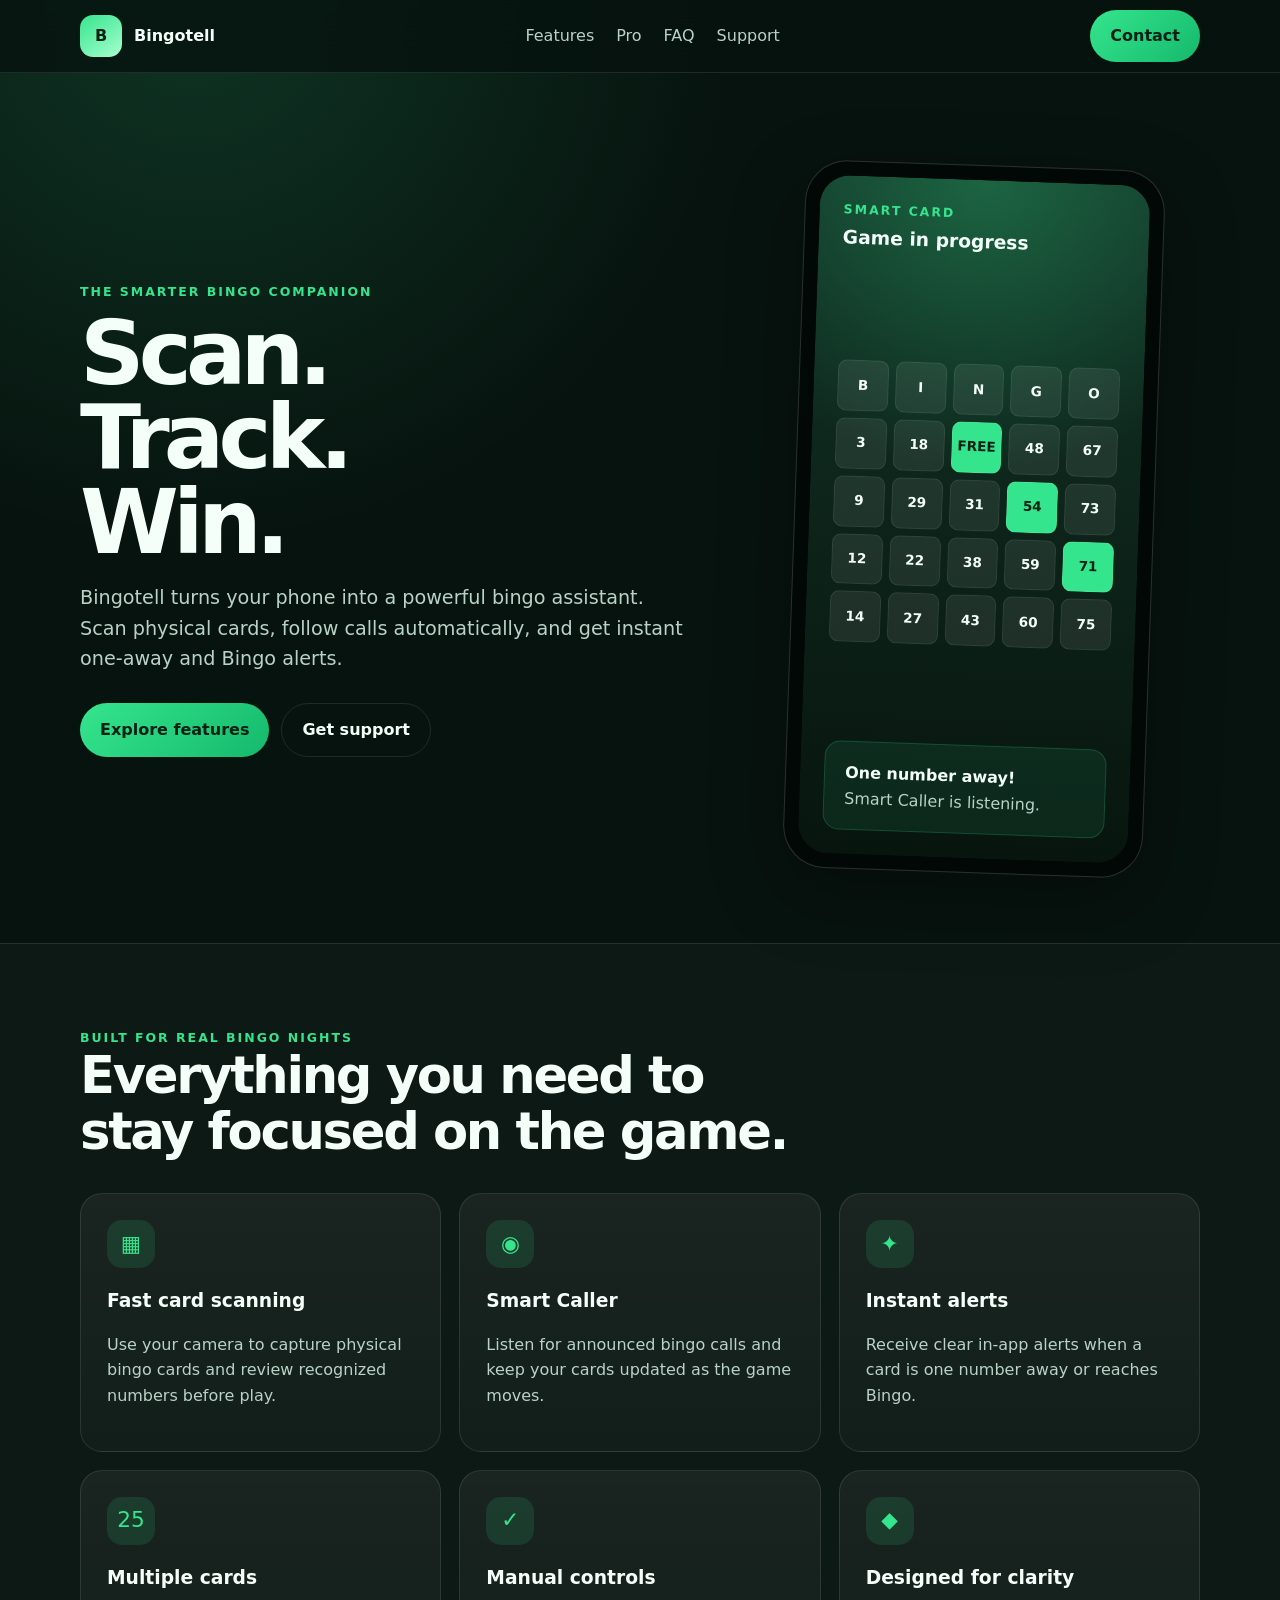
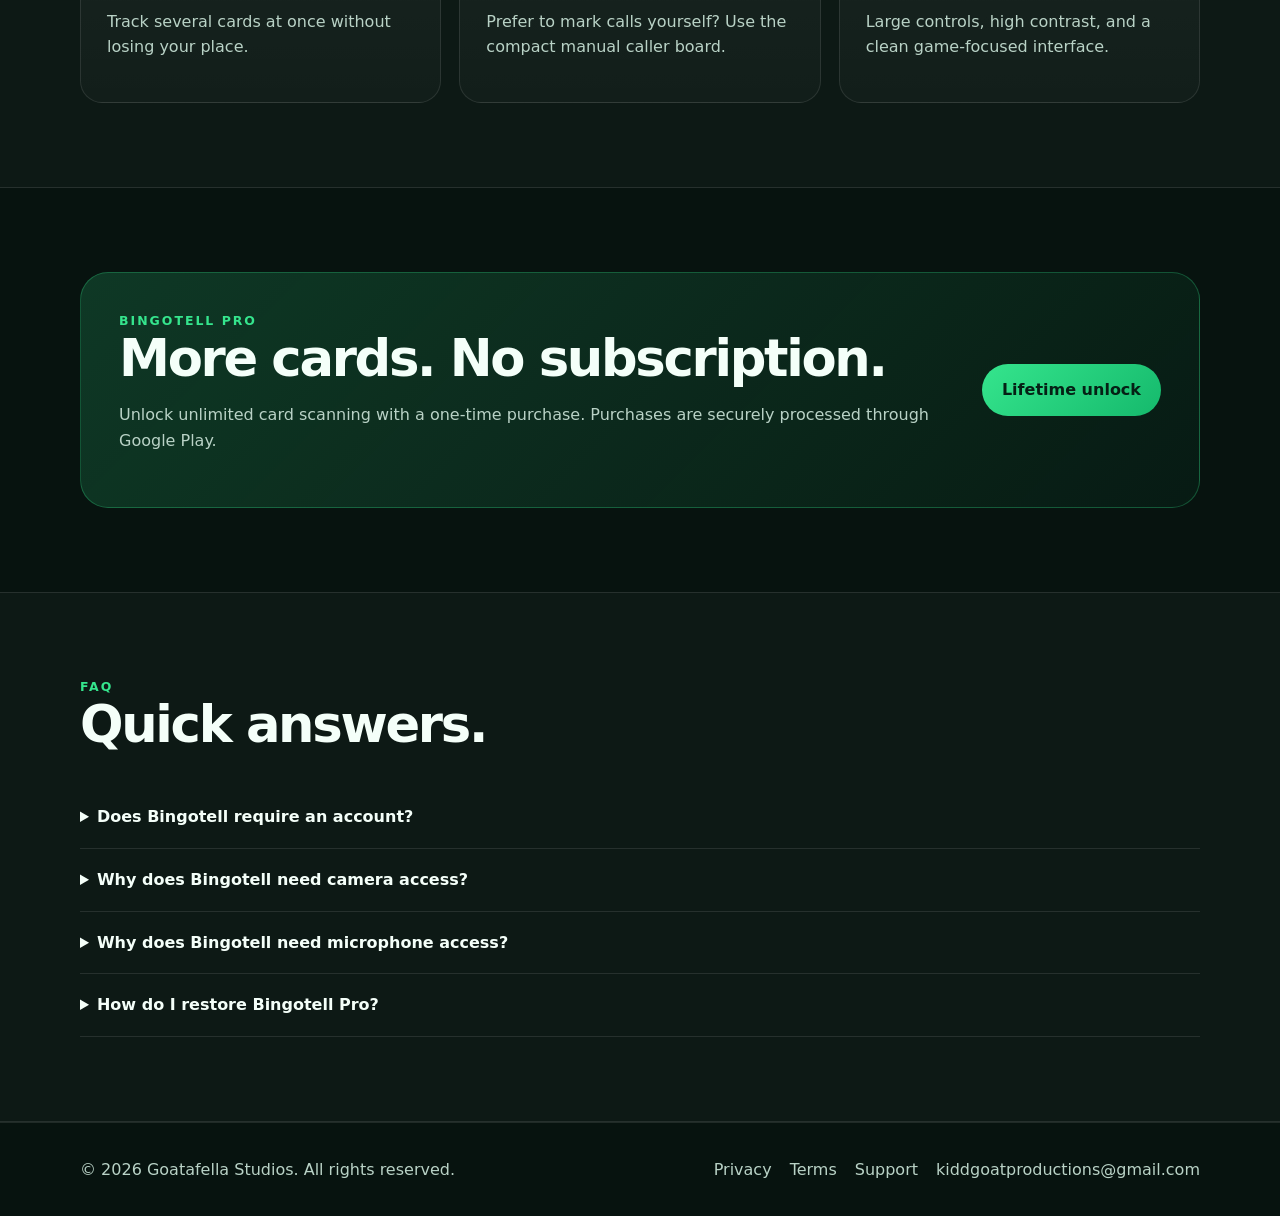
<file: index.html>
<!doctype html><html lang="en"><head><meta charset="utf-8"><meta name="viewport" content="width=device-width,initial-scale=1"><meta name="description" content="Bingotell scans physical bingo cards, tracks calls, and alerts you when you are one number away or have Bingo."><title>Bingotell — Scan. Track. Win.</title><link rel="stylesheet" href="assets/style.css"></head><body><nav class="nav"><div class="container nav-inner"><a class="brand" href="index.html"><span class="logo">B</span><span>Bingotell</span></a><div class="nav-links"><a href="index.html#features">Features</a><a href="index.html#pro">Pro</a><a href="index.html#faq">FAQ</a><a href="support.html">Support</a></div><a class="button" href="mailto:kiddgoatproductions@gmail.com">Contact</a></div></nav><main><section class="hero"><div class="container hero-grid"><div><div class="eyebrow">The smarter bingo companion</div><h1>Scan.<br>Track.<br>Win.</h1><p class="lead">Bingotell turns your phone into a powerful bingo assistant. Scan physical cards, follow calls automatically, and get instant one-away and Bingo alerts.</p><div class="hero-actions"><a class="button" href="#features">Explore features</a><a class="button secondary" href="support.html">Get support</a></div></div><div class="phone"><div class="phone-screen"><div><div class="eyebrow">Smart Card</div><h3>Game in progress</h3></div><div class="bingo-grid"><div class="cell ">B</div><div class="cell ">I</div><div class="cell ">N</div><div class="cell ">G</div><div class="cell ">O</div><div class="cell ">3</div><div class="cell ">18</div><div class="cell active">FREE</div><div class="cell ">48</div><div class="cell ">67</div><div class="cell ">9</div><div class="cell ">29</div><div class="cell ">31</div><div class="cell active">54</div><div class="cell ">73</div><div class="cell ">12</div><div class="cell ">22</div><div class="cell ">38</div><div class="cell ">59</div><div class="cell active">71</div><div class="cell ">14</div><div class="cell ">27</div><div class="cell ">43</div><div class="cell ">60</div><div class="cell ">75</div></div><div class="notice"><strong>One number away!</strong><br><span class="muted">Smart Caller is listening.</span></div></div></div></div></section><section id="features" class="section alt"><div class="container"><div class="section-head"><div class="eyebrow">Built for real bingo nights</div><h2>Everything you need to stay focused on the game.</h2></div><div class="grid-3"><div class="card"><div class="icon">▦</div><h3>Fast card scanning</h3><p class="muted">Use your camera to capture physical bingo cards and review recognized numbers before play.</p></div><div class="card"><div class="icon">◉</div><h3>Smart Caller</h3><p class="muted">Listen for announced bingo calls and keep your cards updated as the game moves.</p></div><div class="card"><div class="icon">✦</div><h3>Instant alerts</h3><p class="muted">Receive clear in-app alerts when a card is one number away or reaches Bingo.</p></div><div class="card"><div class="icon">25</div><h3>Multiple cards</h3><p class="muted">Track several cards at once without losing your place.</p></div><div class="card"><div class="icon">✓</div><h3>Manual controls</h3><p class="muted">Prefer to mark calls yourself? Use the compact manual caller board.</p></div><div class="card"><div class="icon">◆</div><h3>Designed for clarity</h3><p class="muted">Large controls, high contrast, and a clean game-focused interface.</p></div></div></div></section><section id="pro" class="section"><div class="container"><div class="pro"><div><div class="eyebrow">Bingotell Pro</div><h2>More cards. No subscription.</h2><p class="muted">Unlock unlimited card scanning with a one-time purchase. Purchases are securely processed through Google Play.</p></div><div><span class="button">Lifetime unlock</span></div></div></div></section><section id="faq" class="section alt"><div class="container"><div class="section-head"><div class="eyebrow">FAQ</div><h2>Quick answers.</h2></div><div class="faq"><details><summary>Does Bingotell require an account?</summary><p>No. Bingotell does not require you to create an account.</p></details><details><summary>Why does Bingotell need camera access?</summary><p>The camera is used to scan printed bingo cards and recognize their numbers.</p></details><details><summary>Why does Bingotell need microphone access?</summary><p>The microphone is used only when Smart Caller is enabled to recognize announced bingo calls.</p></details><details><summary>How do I restore Bingotell Pro?</summary><p>Use Restore Purchases inside the app. Google Play and RevenueCat are used to validate purchases and restore access.</p></details></div></div></section></main><footer class="footer"><div class="container footer-grid"><div>© <span id="year"></span> Goatafella Studios. All rights reserved.</div><div class="footer-links"><a href="privacy.html">Privacy</a><a href="terms.html">Terms</a><a href="support.html">Support</a><a href="mailto:kiddgoatproductions@gmail.com">kiddgoatproductions@gmail.com</a></div></div></footer><script src="assets/script.js"></script></body></html>
</file>
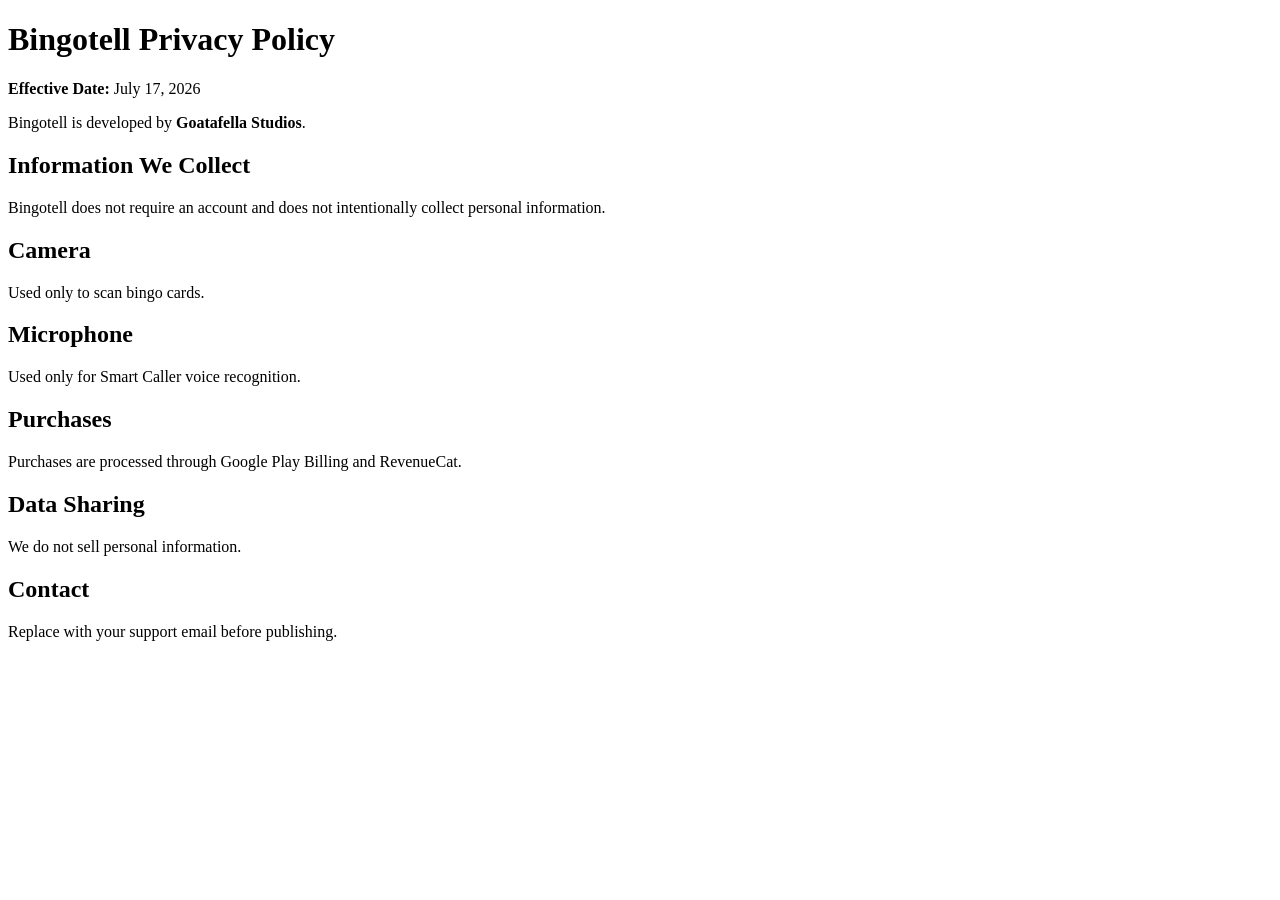
<file: Bingotell_Privacy_Policy_Website.html>
<!DOCTYPE html><html><head><meta charset="utf-8"><title>Bingotell Privacy Policy</title></head><body>
<h1>Bingotell Privacy Policy</h1>
<p><strong>Effective Date:</strong> July 17, 2026</p>
<p>Bingotell is developed by <strong>Goatafella Studios</strong>.</p>
<h2>Information We Collect</h2><p>Bingotell does not require an account and does not intentionally collect personal information.</p>
<h2>Camera</h2><p>Used only to scan bingo cards.</p>
<h2>Microphone</h2><p>Used only for Smart Caller voice recognition.</p>
<h2>Purchases</h2><p>Purchases are processed through Google Play Billing and RevenueCat.</p>
<h2>Data Sharing</h2><p>We do not sell personal information.</p>
<h2>Contact</h2><p>Replace with your support email before publishing.</p>
</body></html>
</file>
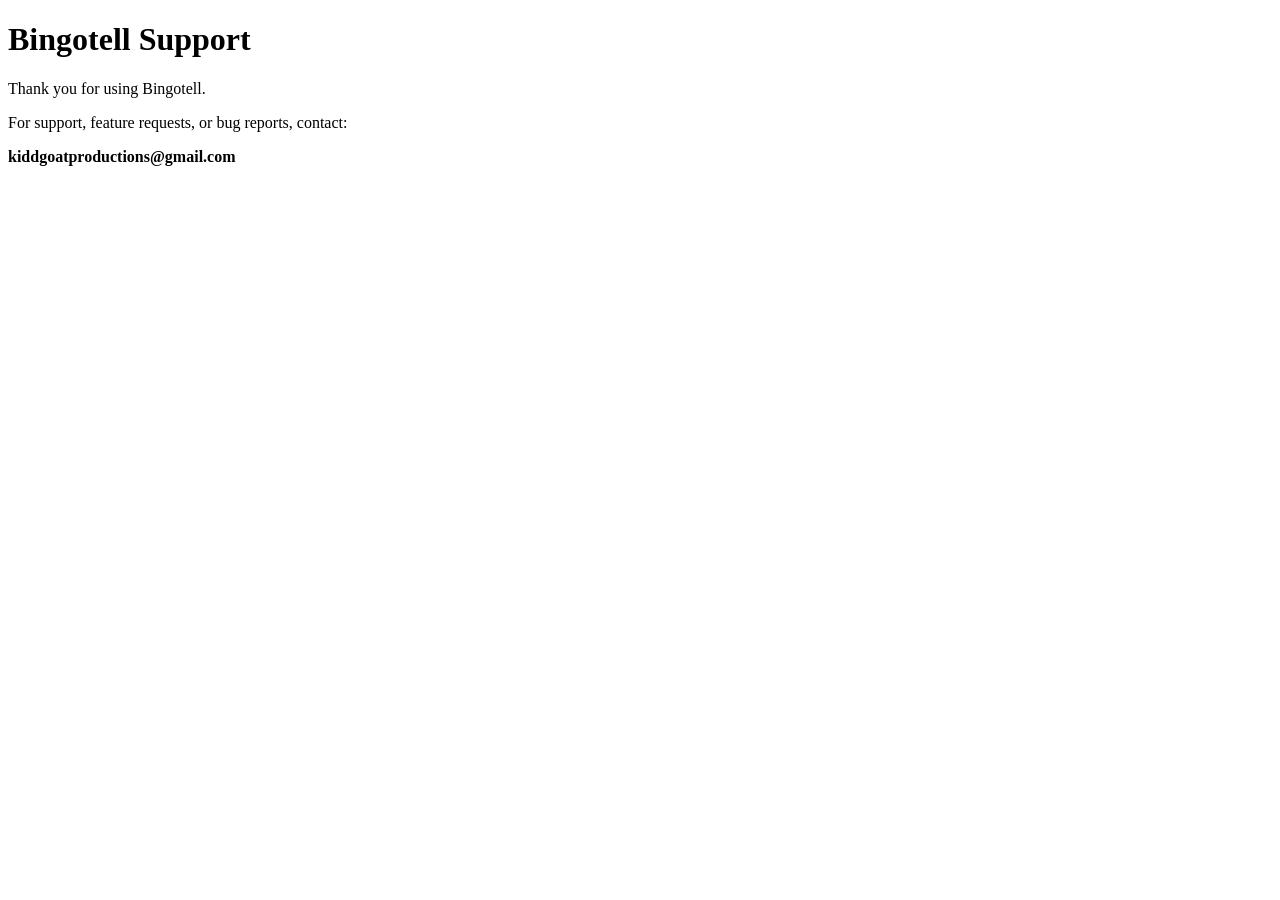
<file: Bingotell_Support_Page.html>
<!DOCTYPE html><html><body><h1>Bingotell Support</h1>
<p>Thank you for using Bingotell.</p>
<p>For support, feature requests, or bug reports, contact:</p>
<p><strong>kiddgoatproductions@gmail.com</strong></p>
</body></html>
</file>
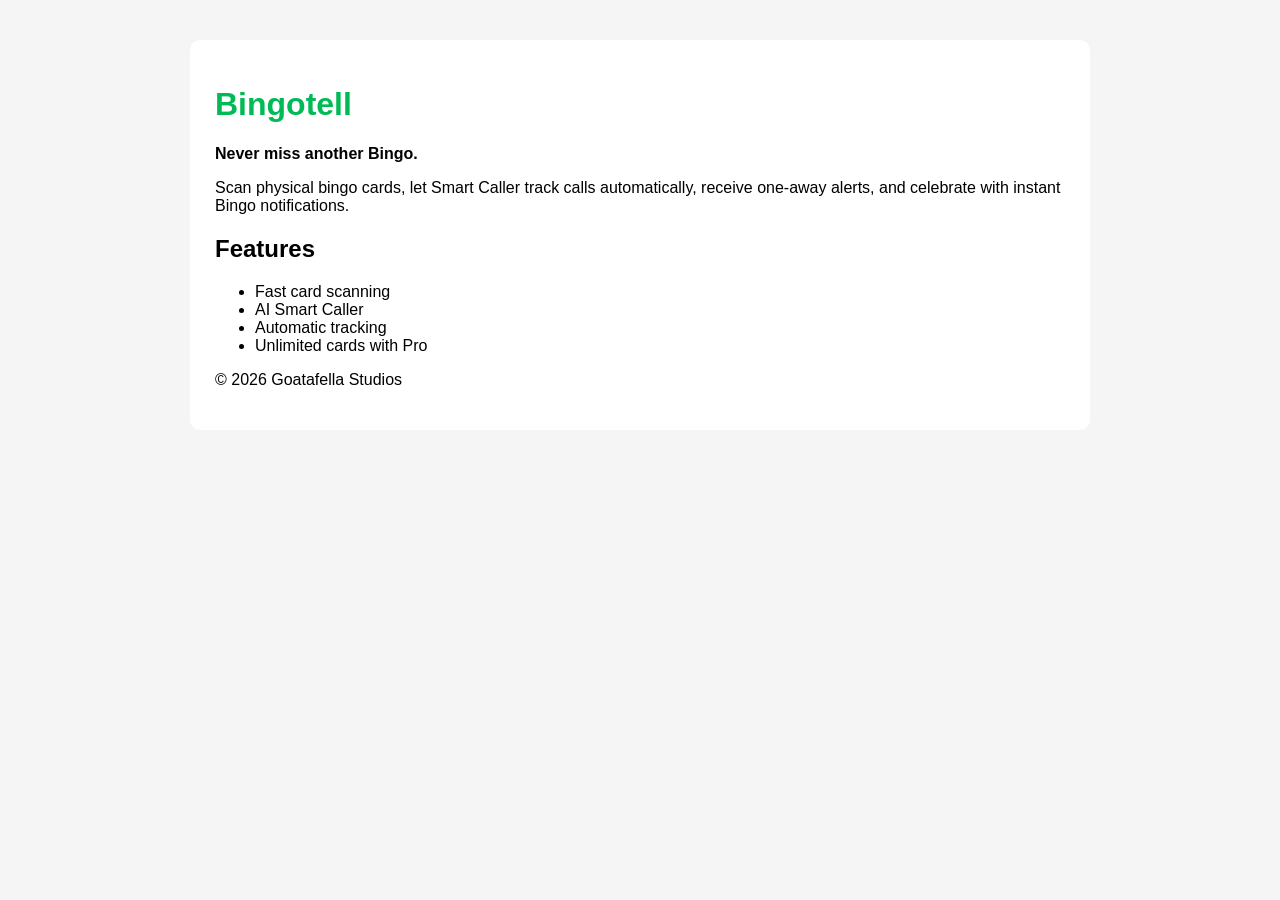
<file: Landing_Page.html>
<!doctype html><html><head><meta charset='utf-8'><title>Bingotell</title>
<style>body{font-family:Arial;max-width:900px;margin:auto;padding:40px;background:#f5f5f5}h1{color:#0b5} .card{background:#fff;padding:25px;border-radius:10px}</style></head>
<body><div class='card'><h1>Bingotell</h1>
<p><strong>Never miss another Bingo.</strong></p>
<p>Scan physical bingo cards, let Smart Caller track calls automatically, receive one-away alerts, and celebrate with instant Bingo notifications.</p>
<h2>Features</h2><ul><li>Fast card scanning</li><li>AI Smart Caller</li><li>Automatic tracking</li><li>Unlimited cards with Pro</li></ul>
<p>© 2026 Goatafella Studios</p></div></body></html>
</file>
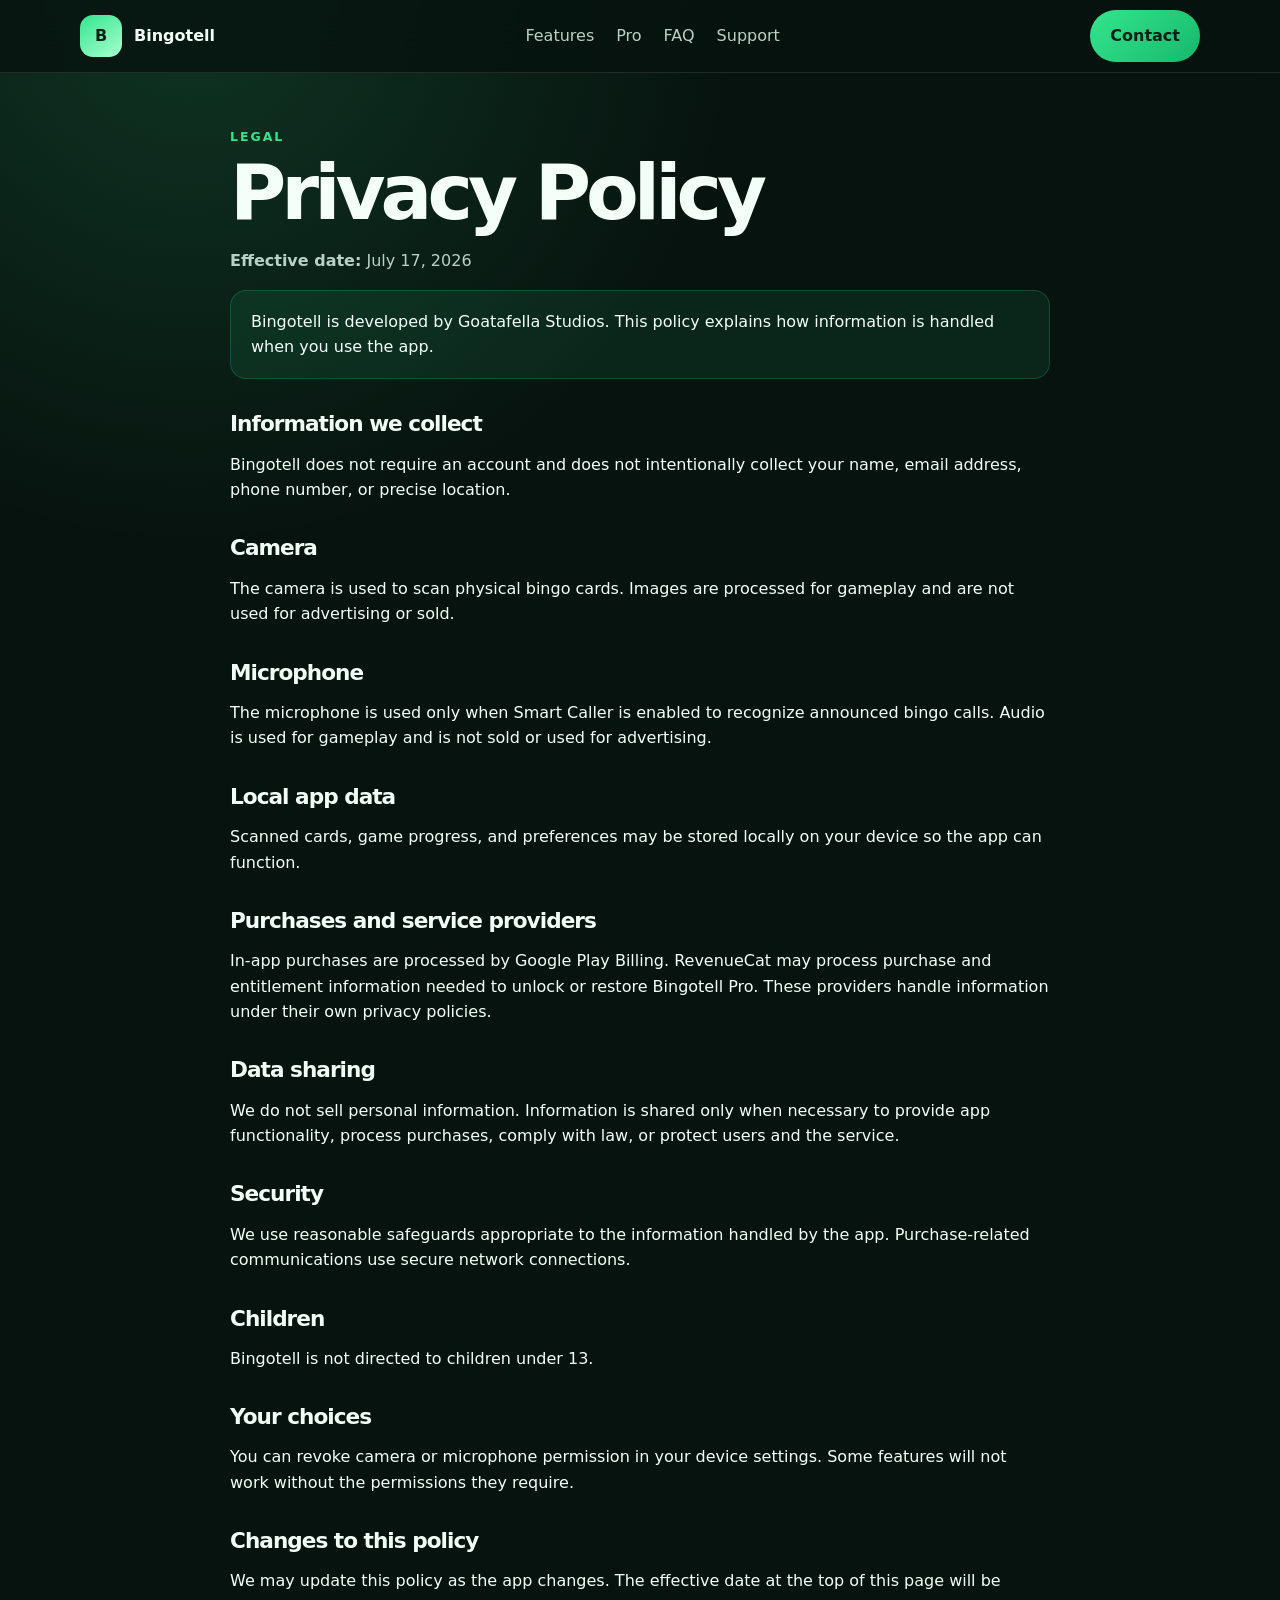
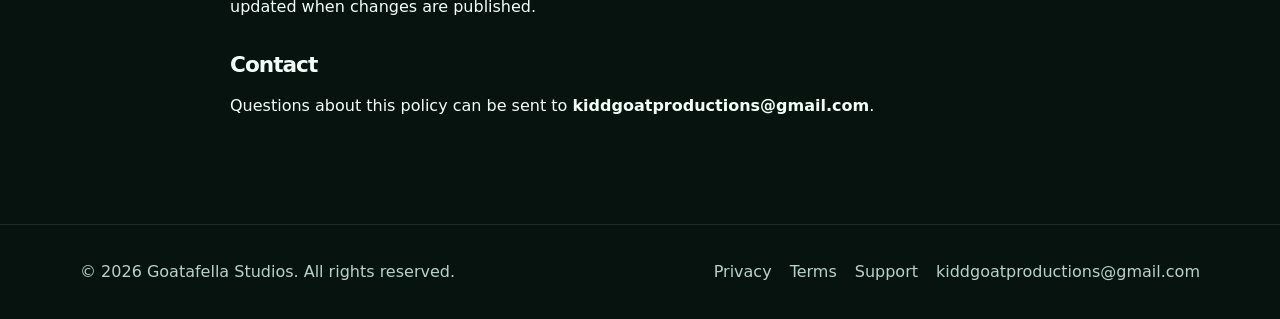
<file: privacy.html>
<!doctype html><html lang="en"><head><meta charset="utf-8"><meta name="viewport" content="width=device-width,initial-scale=1"><title>Privacy Policy — Bingotell</title><link rel="stylesheet" href="assets/style.css"></head><body><nav class="nav"><div class="container nav-inner"><a class="brand" href="index.html"><span class="logo">B</span><span>Bingotell</span></a><div class="nav-links"><a href="index.html#features">Features</a><a href="index.html#pro">Pro</a><a href="index.html#faq">FAQ</a><a href="support.html">Support</a></div><a class="button" href="mailto:kiddgoatproductions@gmail.com">Contact</a></div></nav><main class="container legal"><div class="eyebrow">Legal</div><h1>Privacy Policy</h1><p class="muted"><strong>Effective date:</strong> July 17, 2026</p><div class="notice">Bingotell is developed by Goatafella Studios. This policy explains how information is handled when you use the app.</div><h2>Information we collect</h2><p>Bingotell does not require an account and does not intentionally collect your name, email address, phone number, or precise location.</p><h2>Camera</h2><p>The camera is used to scan physical bingo cards. Images are processed for gameplay and are not used for advertising or sold.</p><h2>Microphone</h2><p>The microphone is used only when Smart Caller is enabled to recognize announced bingo calls. Audio is used for gameplay and is not sold or used for advertising.</p><h2>Local app data</h2><p>Scanned cards, game progress, and preferences may be stored locally on your device so the app can function.</p><h2>Purchases and service providers</h2><p>In-app purchases are processed by Google Play Billing. RevenueCat may process purchase and entitlement information needed to unlock or restore Bingotell Pro. These providers handle information under their own privacy policies.</p><h2>Data sharing</h2><p>We do not sell personal information. Information is shared only when necessary to provide app functionality, process purchases, comply with law, or protect users and the service.</p><h2>Security</h2><p>We use reasonable safeguards appropriate to the information handled by the app. Purchase-related communications use secure network connections.</p><h2>Children</h2><p>Bingotell is not directed to children under 13.</p><h2>Your choices</h2><p>You can revoke camera or microphone permission in your device settings. Some features will not work without the permissions they require.</p><h2>Changes to this policy</h2><p>We may update this policy as the app changes. The effective date at the top of this page will be updated when changes are published.</p><h2>Contact</h2><p>Questions about this policy can be sent to <a href="mailto:kiddgoatproductions@gmail.com"><strong>kiddgoatproductions@gmail.com</strong></a>.</p></main><footer class="footer"><div class="container footer-grid"><div>© <span id="year"></span> Goatafella Studios. All rights reserved.</div><div class="footer-links"><a href="privacy.html">Privacy</a><a href="terms.html">Terms</a><a href="support.html">Support</a><a href="mailto:kiddgoatproductions@gmail.com">kiddgoatproductions@gmail.com</a></div></div></footer><script src="assets/script.js"></script></body></html>
</file>
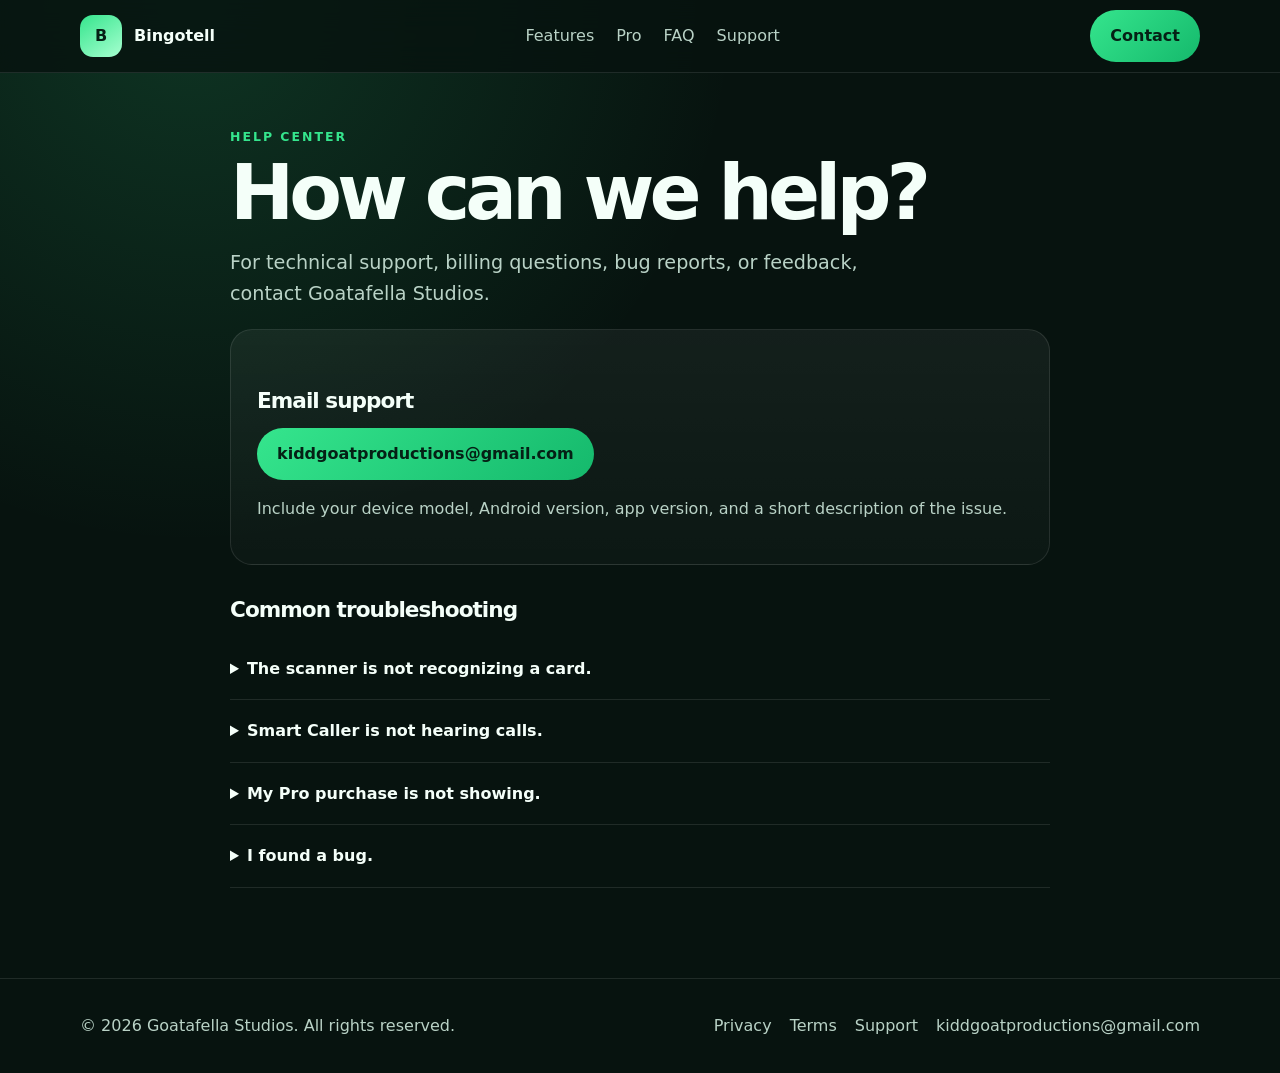
<file: support.html>
<!doctype html><html lang="en"><head><meta charset="utf-8"><meta name="viewport" content="width=device-width,initial-scale=1"><title>Support — Bingotell</title><link rel="stylesheet" href="assets/style.css"></head><body><nav class="nav"><div class="container nav-inner"><a class="brand" href="index.html"><span class="logo">B</span><span>Bingotell</span></a><div class="nav-links"><a href="index.html#features">Features</a><a href="index.html#pro">Pro</a><a href="index.html#faq">FAQ</a><a href="support.html">Support</a></div><a class="button" href="mailto:kiddgoatproductions@gmail.com">Contact</a></div></nav><main class="container legal"><div class="eyebrow">Help Center</div><h1>How can we help?</h1><p class="lead">For technical support, billing questions, bug reports, or feedback, contact Goatafella Studios.</p><div class="card"><h2>Email support</h2><p><a class="button" href="mailto:kiddgoatproductions@gmail.com?subject=Bingotell%20Support">kiddgoatproductions@gmail.com</a></p><p class="muted">Include your device model, Android version, app version, and a short description of the issue.</p></div><h2>Common troubleshooting</h2><div class="faq"><details><summary>The scanner is not recognizing a card.</summary><p>Use bright, even lighting, keep the full card inside the camera frame, avoid glare, and hold the phone steady.</p></details><details><summary>Smart Caller is not hearing calls.</summary><p>Confirm microphone permission is enabled and reduce nearby background noise.</p></details><details><summary>My Pro purchase is not showing.</summary><p>Open the app settings and use Restore Purchases while signed into the same Google Play account used for the purchase.</p></details><details><summary>I found a bug.</summary><p>Email us with the steps that caused the issue and any screenshots that may help.</p></details></div></main><footer class="footer"><div class="container footer-grid"><div>© <span id="year"></span> Goatafella Studios. All rights reserved.</div><div class="footer-links"><a href="privacy.html">Privacy</a><a href="terms.html">Terms</a><a href="support.html">Support</a><a href="mailto:kiddgoatproductions@gmail.com">kiddgoatproductions@gmail.com</a></div></div></footer><script src="assets/script.js"></script></body></html>
</file>
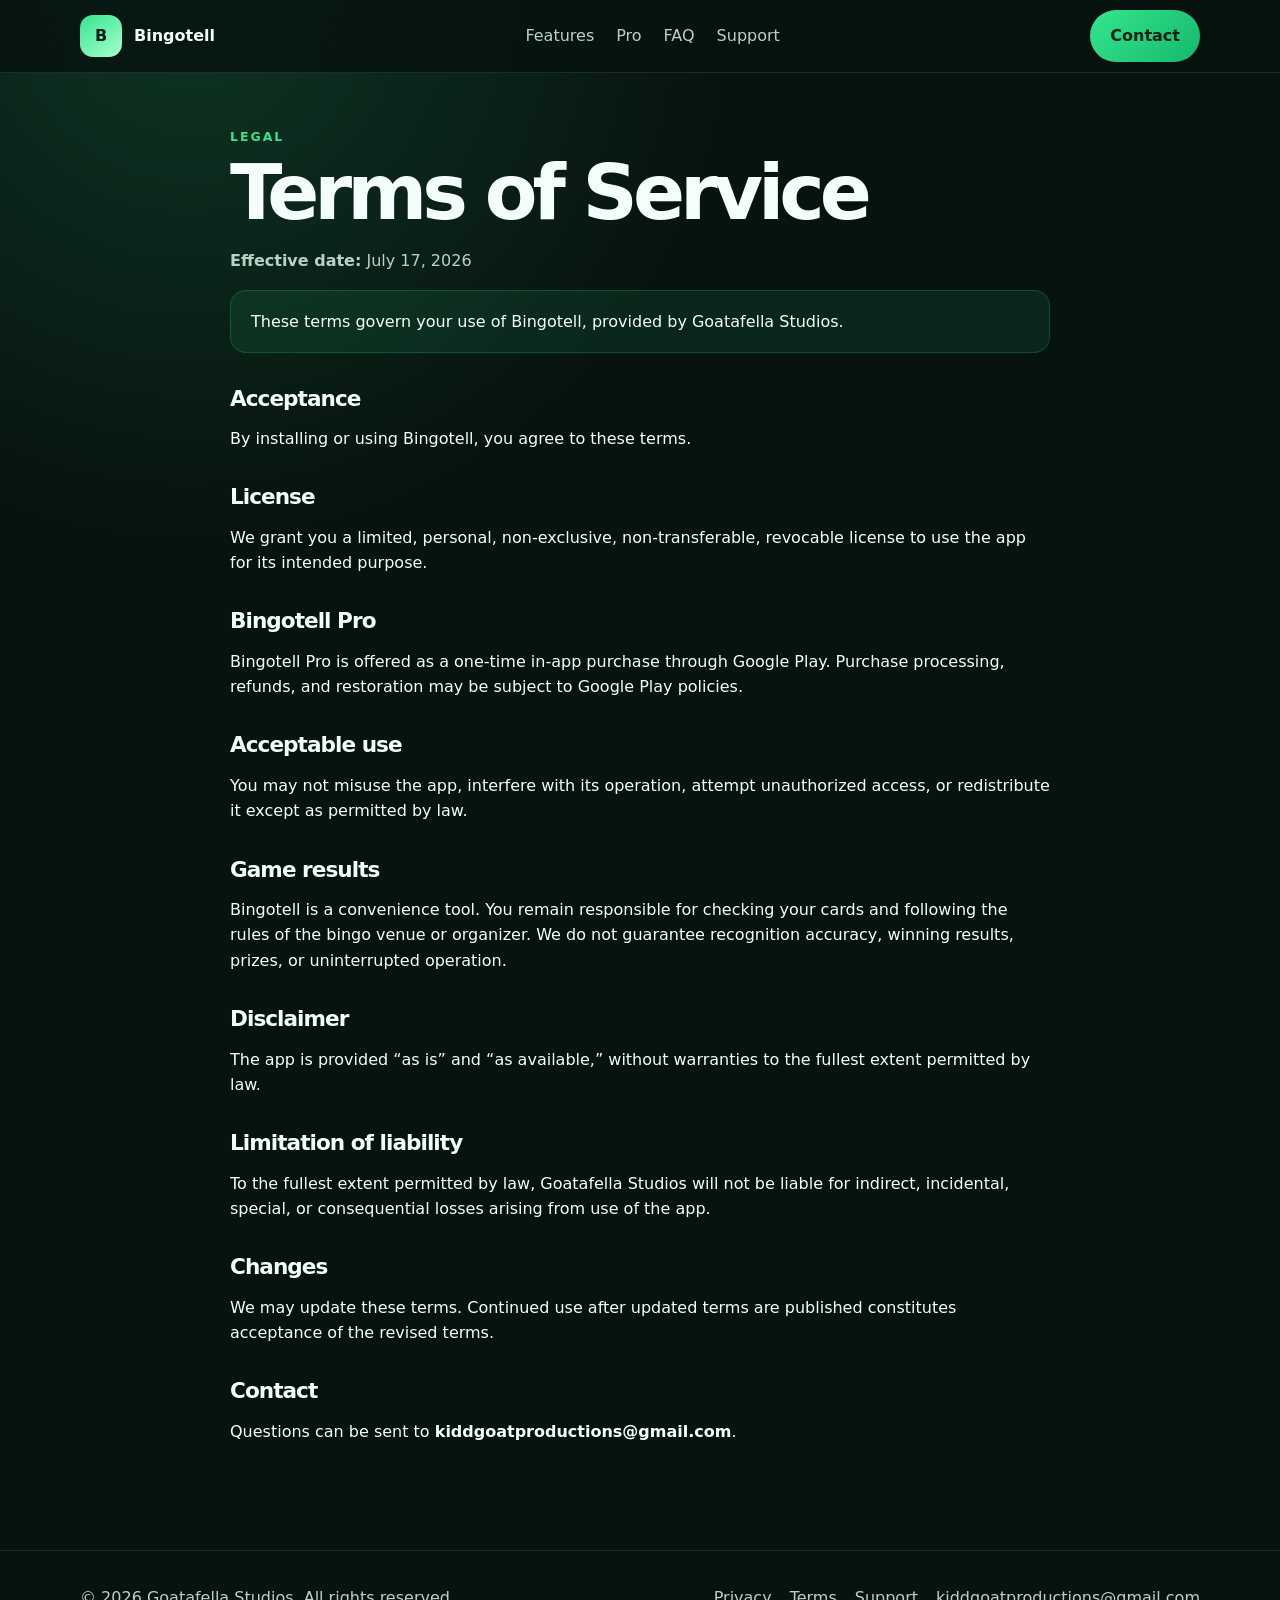
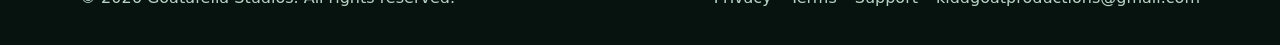
<file: terms.html>
<!doctype html><html lang="en"><head><meta charset="utf-8"><meta name="viewport" content="width=device-width,initial-scale=1"><title>Terms of Service — Bingotell</title><link rel="stylesheet" href="assets/style.css"></head><body><nav class="nav"><div class="container nav-inner"><a class="brand" href="index.html"><span class="logo">B</span><span>Bingotell</span></a><div class="nav-links"><a href="index.html#features">Features</a><a href="index.html#pro">Pro</a><a href="index.html#faq">FAQ</a><a href="support.html">Support</a></div><a class="button" href="mailto:kiddgoatproductions@gmail.com">Contact</a></div></nav><main class="container legal"><div class="eyebrow">Legal</div><h1>Terms of Service</h1><p class="muted"><strong>Effective date:</strong> July 17, 2026</p><div class="notice">These terms govern your use of Bingotell, provided by Goatafella Studios.</div><h2>Acceptance</h2><p>By installing or using Bingotell, you agree to these terms.</p><h2>License</h2><p>We grant you a limited, personal, non-exclusive, non-transferable, revocable license to use the app for its intended purpose.</p><h2>Bingotell Pro</h2><p>Bingotell Pro is offered as a one-time in-app purchase through Google Play. Purchase processing, refunds, and restoration may be subject to Google Play policies.</p><h2>Acceptable use</h2><p>You may not misuse the app, interfere with its operation, attempt unauthorized access, or redistribute it except as permitted by law.</p><h2>Game results</h2><p>Bingotell is a convenience tool. You remain responsible for checking your cards and following the rules of the bingo venue or organizer. We do not guarantee recognition accuracy, winning results, prizes, or uninterrupted operation.</p><h2>Disclaimer</h2><p>The app is provided “as is” and “as available,” without warranties to the fullest extent permitted by law.</p><h2>Limitation of liability</h2><p>To the fullest extent permitted by law, Goatafella Studios will not be liable for indirect, incidental, special, or consequential losses arising from use of the app.</p><h2>Changes</h2><p>We may update these terms. Continued use after updated terms are published constitutes acceptance of the revised terms.</p><h2>Contact</h2><p>Questions can be sent to <a href="mailto:kiddgoatproductions@gmail.com"><strong>kiddgoatproductions@gmail.com</strong></a>.</p></main><footer class="footer"><div class="container footer-grid"><div>© <span id="year"></span> Goatafella Studios. All rights reserved.</div><div class="footer-links"><a href="privacy.html">Privacy</a><a href="terms.html">Terms</a><a href="support.html">Support</a><a href="mailto:kiddgoatproductions@gmail.com">kiddgoatproductions@gmail.com</a></div></div></footer><script src="assets/script.js"></script></body></html>
</file>
<file: assets/style.css>
:root{--bg:#07130f;--surface:#0d1f18;--text:#f4fff9;--muted:#b9d2c6;--brand:#35e58d;--brand2:#15b96c;--line:rgba(255,255,255,.1)}*{box-sizing:border-box}html{scroll-behavior:smooth}body{margin:0;font-family:Inter,system-ui,Segoe UI,Arial,sans-serif;color:var(--text);background:radial-gradient(circle at 15% 0%,rgba(53,229,141,.16),transparent 34rem),var(--bg);line-height:1.6}a{color:inherit;text-decoration:none}.container{width:min(1120px,calc(100% - 36px));margin:auto}.nav{position:sticky;top:0;z-index:10;backdrop-filter:blur(16px);background:rgba(7,19,15,.82);border-bottom:1px solid var(--line)}.nav-inner{height:72px;display:flex;align-items:center;justify-content:space-between;gap:20px}.brand{display:flex;align-items:center;gap:12px;font-weight:800}.logo{width:42px;height:42px;border-radius:13px;display:grid;place-items:center;color:#062015;font-weight:900;background:linear-gradient(145deg,var(--brand),#a7ffd0)}.nav-links{display:flex;gap:22px;color:var(--muted)}.button{display:inline-flex;align-items:center;justify-content:center;padding:13px 20px;border-radius:999px;font-weight:800;background:linear-gradient(135deg,var(--brand),var(--brand2));color:#052015}.button.secondary{background:transparent;color:var(--text);border:1px solid var(--line)}.hero{padding:92px 0 70px}.hero-grid{display:grid;grid-template-columns:1.15fr .85fr;gap:56px;align-items:center}.eyebrow{color:var(--brand);font-weight:800;text-transform:uppercase;letter-spacing:.16em;font-size:.78rem}h1{font-size:clamp(3rem,7vw,6.2rem);line-height:.94;letter-spacing:-.065em;margin:.6rem 0 1.2rem}h2{font-size:clamp(2rem,4vw,3.4rem);line-height:1.08;letter-spacing:-.045em;margin:0 0 1rem}h3{margin:.2rem 0 .5rem}.lead{font-size:1.2rem;color:var(--muted);max-width:660px}.hero-actions{display:flex;gap:12px;flex-wrap:wrap;margin-top:28px}.phone{width:min(360px,90%);margin:auto;padding:14px;border-radius:42px;background:#020806;border:1px solid rgba(255,255,255,.16);box-shadow:0 24px 70px rgba(0,0,0,.35);transform:rotate(2deg)}.phone-screen{aspect-ratio:9/18.5;border-radius:30px;padding:24px;background:radial-gradient(circle at 50% 0%,rgba(53,229,141,.28),transparent 42%),linear-gradient(180deg,#123326,#08150f);display:flex;flex-direction:column;justify-content:space-between}.bingo-grid{display:grid;grid-template-columns:repeat(5,1fr);gap:7px}.cell{aspect-ratio:1;display:grid;place-items:center;border-radius:9px;background:rgba(255,255,255,.08);border:1px solid rgba(255,255,255,.08);font-weight:800;font-size:.85rem}.cell.active{background:var(--brand);color:#052015}.section{padding:84px 0}.section.alt{background:rgba(255,255,255,.025);border-block:1px solid var(--line)}.section-head{max-width:720px;margin-bottom:34px}.muted{color:var(--muted)}.grid-3{display:grid;grid-template-columns:repeat(3,1fr);gap:18px}.card{padding:26px;border-radius:22px;background:linear-gradient(180deg,rgba(255,255,255,.055),rgba(255,255,255,.025));border:1px solid var(--line)}.icon{width:48px;height:48px;border-radius:15px;display:grid;place-items:center;background:rgba(53,229,141,.12);color:var(--brand);font-size:1.35rem;margin-bottom:18px}.pro{display:grid;grid-template-columns:1fr auto;gap:28px;align-items:center;padding:38px;border-radius:28px;background:linear-gradient(135deg,rgba(53,229,141,.18),rgba(21,185,108,.05));border:1px solid rgba(53,229,141,.28)}.faq details{border-bottom:1px solid var(--line);padding:18px 0}.faq summary{cursor:pointer;font-weight:800}.faq p{color:var(--muted)}.legal{max-width:820px;padding:54px 0 90px}.legal h1{font-size:clamp(2.5rem,6vw,4.8rem)}.legal h2{font-size:1.35rem;margin-top:2.1rem}.notice{padding:18px 20px;border-radius:16px;background:rgba(53,229,141,.09);border:1px solid rgba(53,229,141,.2)}.footer{padding:34px 0;border-top:1px solid var(--line);color:var(--muted)}.footer-grid{display:flex;justify-content:space-between;gap:20px;flex-wrap:wrap}.footer-links{display:flex;gap:18px;flex-wrap:wrap}@media(max-width:820px){.hero-grid,.grid-3,.pro{grid-template-columns:1fr}.nav-links{display:none}.hero{padding-top:64px}}
</file>
